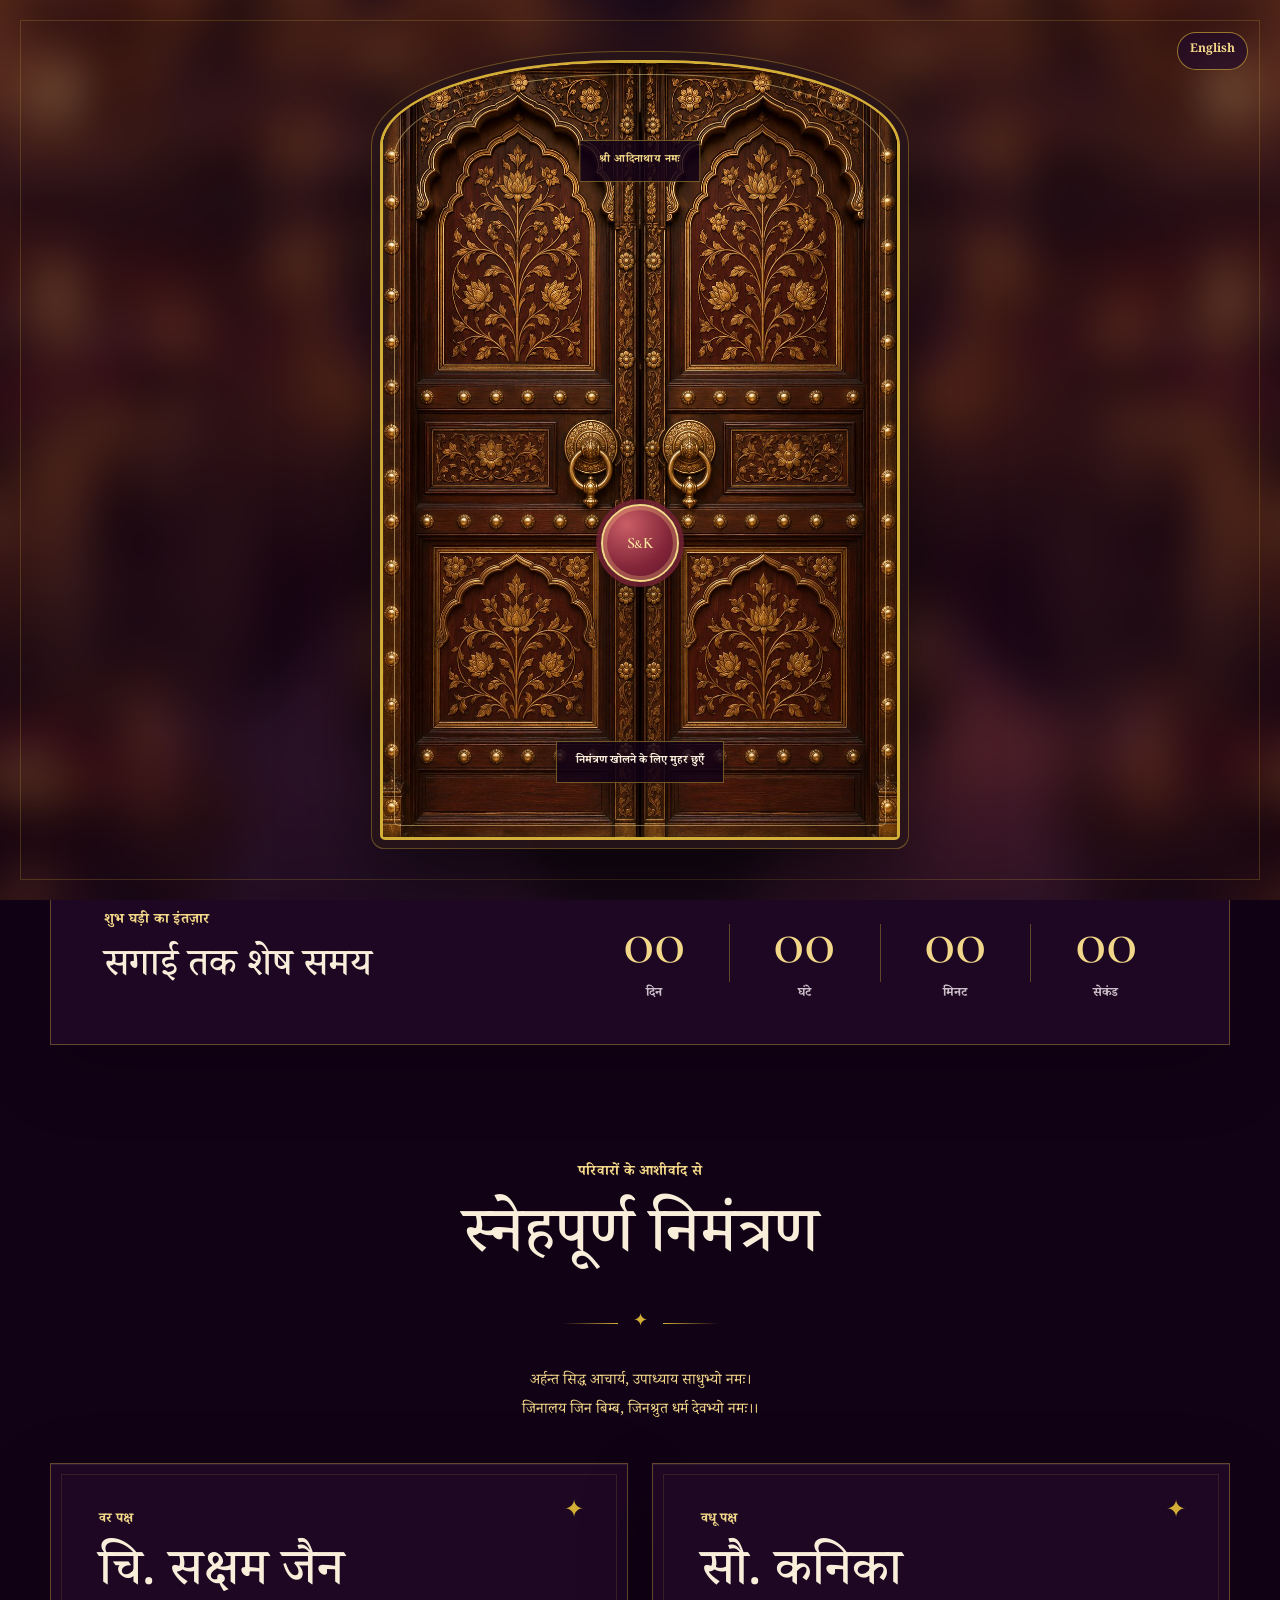
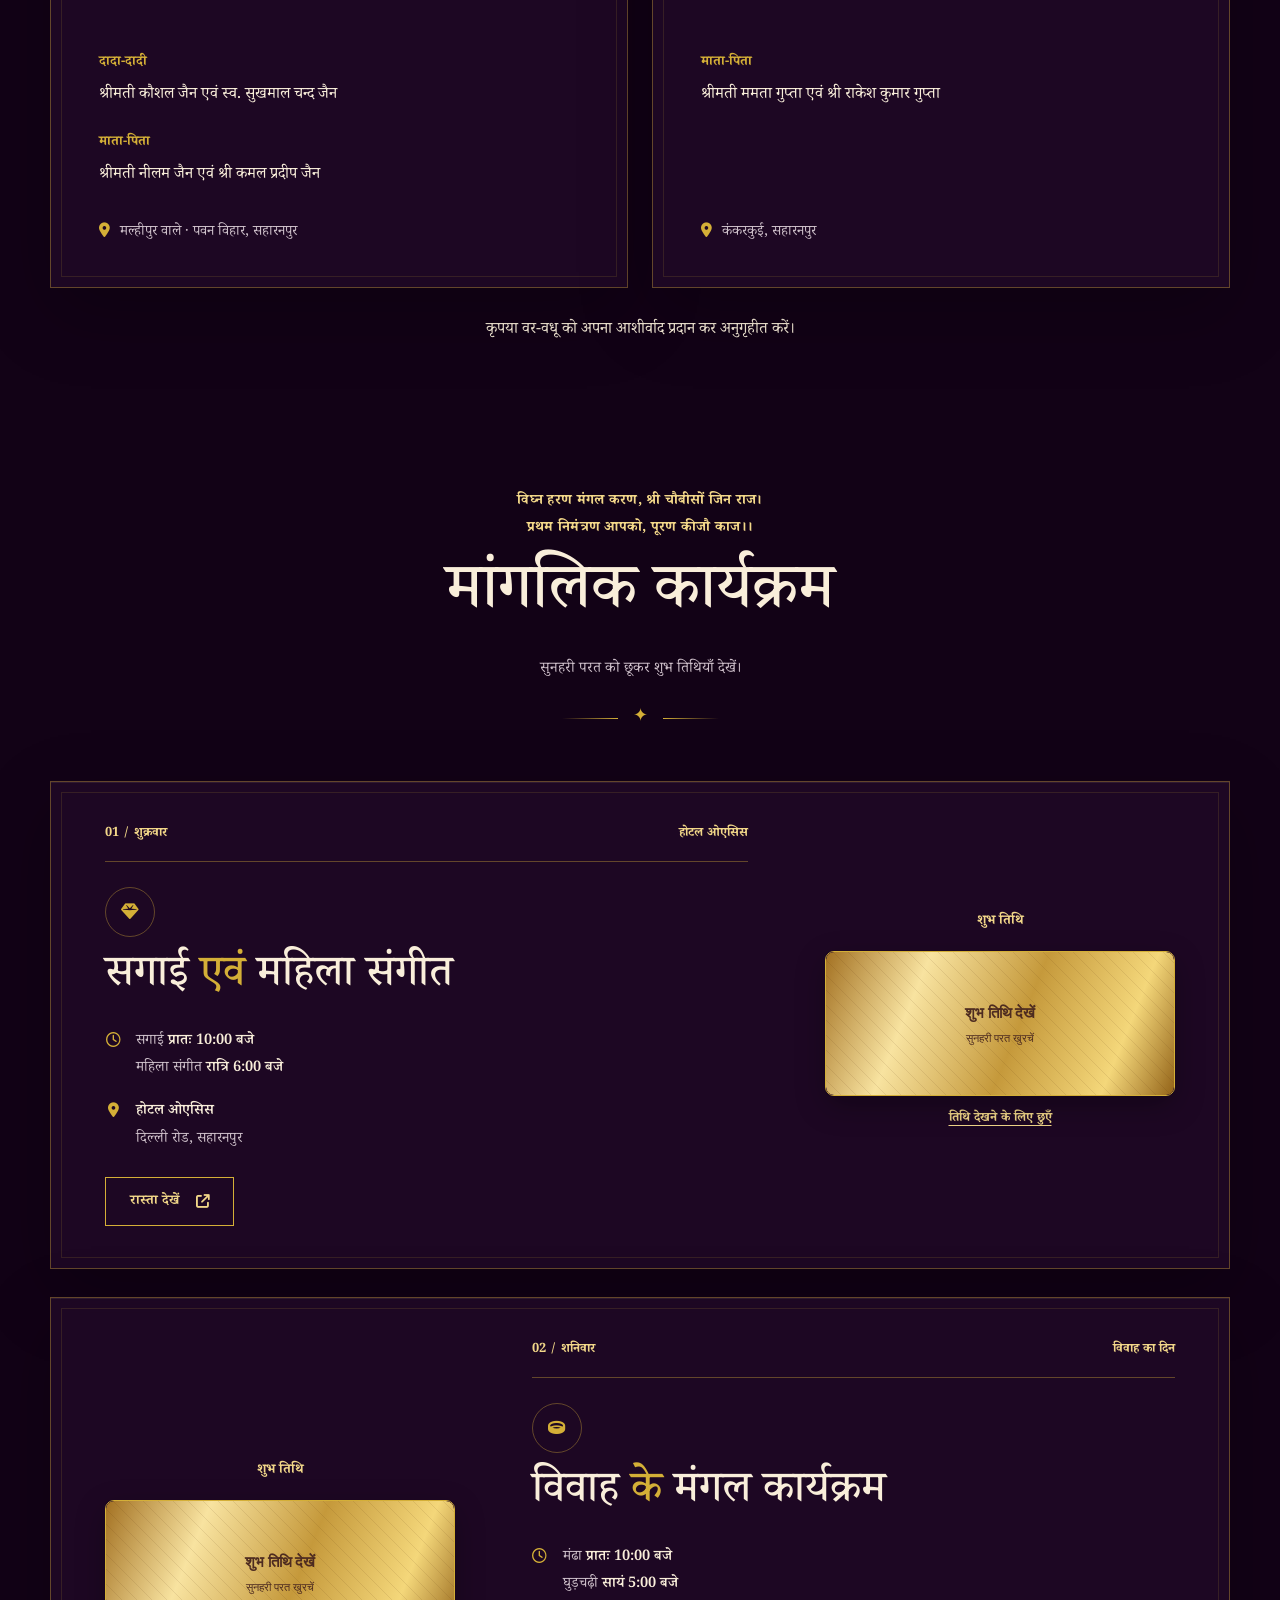
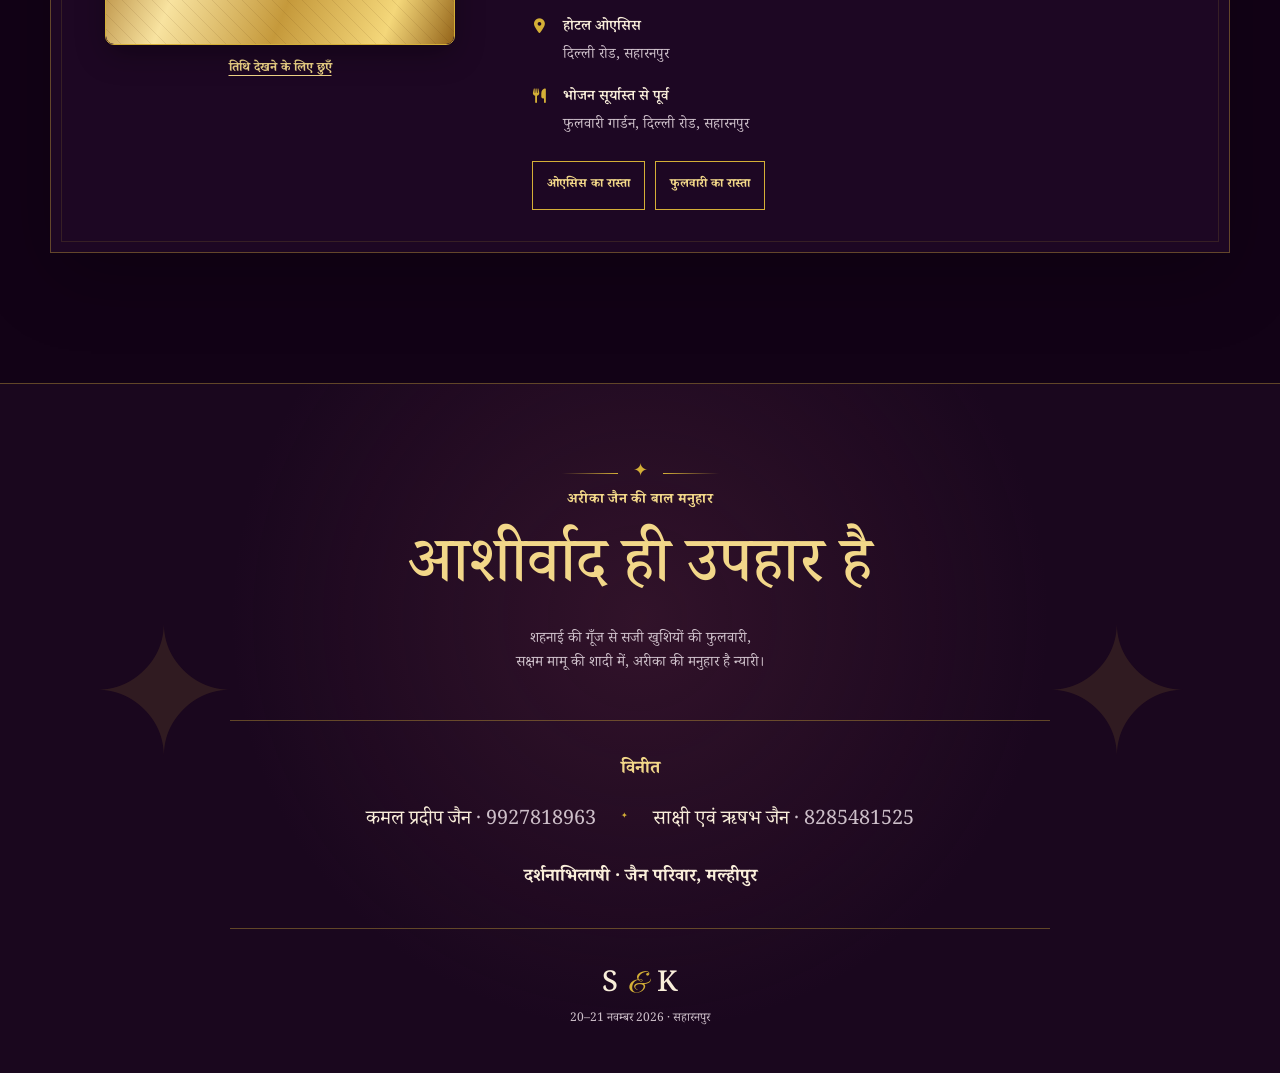
<file: index.html>
<!doctype html>
<html lang="hi">
  <head>
    <meta charset="UTF-8" />
    <meta name="viewport" content="width=device-width, initial-scale=1" />
    <meta name="theme-color" content="#120216" />
    <meta
      name="description"
      content="सक्षम एवं कनिका के शुभ विवाह का डिजिटल निमंत्रण और 20–21 नवम्बर 2026 के कार्यक्रम।"
    />
    <title>सक्षम एवं कनिका | विवाह निमंत्रण</title>
    <link rel="preconnect" href="https://fonts.googleapis.com" />
    <link rel="preconnect" href="https://fonts.gstatic.com" crossorigin />
    <link rel="stylesheet" href="https://fonts.googleapis.com/css2?family=Cormorant+Garamond:wght@400;500;600&family=DM+Sans:wght@400;500;600;700&family=Great+Vibes&family=Noto+Serif+Devanagari:wght@400;500;600;700&display=swap" />
    <link rel="stylesheet" href="style.css?v=20261027-hero-reveal" />
    <noscript>
      <style>
        body { overflow: auto !important; }
        #invite-gate { display: none !important; }
      </style>
    </noscript>
  </head>
  <body class="is-locked">
    <div class="invite-gate" id="invite-gate" aria-label="विवाह निमंत्रण खोलें">
      <button class="language-toggle language-toggle--gate" type="button" lang="en" aria-label="Switch to English">English</button>
      <div class="gate-inner">
        <p class="gate-kicker" lang="hi">श्री आदिनाथाय नमः</p>
        <div class="gate-reveal" aria-hidden="true"></div>
        <div class="gate-doors" aria-hidden="true">
          <div class="gate-door gate-door--left"></div>
          <div class="gate-door gate-door--right"></div>
        </div>
        <button class="wax-seal" id="open-invitation" type="button" aria-controls="invitation">
          <span class="wax-seal__monogram" aria-hidden="true">S<span>&amp;</span>K</span>
          <span class="sr-only">निमंत्रण खोलें</span>
        </button>
        <p class="gate-prompt">निमंत्रण खोलने के लिए मुहर छुएँ</p>
      </div>
    </div>

    <main id="invitation">
      <header class="site-header">
        <a class="brand" href="#top" aria-label="सक्षम और कनिका, ऊपर जाएँ">S <span>&amp;</span> K</a>
        <nav class="site-nav" aria-label="मुख्य नेविगेशन">
          <a href="#families">परिवार</a>
          <a href="#celebrations">कार्यक्रम</a>
        </nav>
        <button class="language-toggle" type="button" lang="en" aria-label="Switch to English">English</button>
      </header>

      <section class="hero" id="top" aria-labelledby="couple-name">
        <div class="hero__ornament hero__ornament--left" aria-hidden="true">✦</div>
        <div class="hero__ornament hero__ornament--right" aria-hidden="true">✦</div>
        <div class="hero__content">
          <p class="invocation" lang="hi">श्री आदिनाथाय नमः</p>
          <div class="flourish" aria-hidden="true"><span></span>✦<span></span></div>
          <p class="hero__eyebrow">आदिनाथ प्रभु की असीम कृपा से</p>
          <h1 id="couple-name"><span class="hero__name">सक्षम</span><span class="hero__ampersand">&amp;</span><span class="hero__name">कनिका</span></h1>
          <p class="hero__message">के शुभ विवाह के उपलक्ष्य में आपको सादर आमंत्रित करते हैं। आपकी गरिमामयी उपस्थिति और आशीर्वाद की अभिलाषा है।</p>
          <a class="button button--gold" href="#celebrations">मांगलिक कार्यक्रम देखें <i class="fa-solid fa-arrow-down" aria-hidden="true"></i></a>
        </div>
        <div class="hero__scroll-cue" aria-hidden="true"><span></span> नीचे देखें</div>
      </section>

      <section class="countdown-section section-shell" aria-labelledby="countdown-title">
        <div class="countdown-panel frosted-panel">
          <div class="countdown-panel__intro">
            <p class="section-kicker">शुभ घड़ी का इंतज़ार</p>
            <h2 id="countdown-title">सगाई तक शेष समय</h2>
          </div>
          <div class="countdown" role="timer" aria-label="सगाई तक शेष समय">
            <div class="countdown__unit"><strong id="days">00</strong><span>दिन</span></div>
            <div class="countdown__unit"><strong id="hours">00</strong><span>घंटे</span></div>
            <div class="countdown__unit"><strong id="minutes">00</strong><span>मिनट</span></div>
            <div class="countdown__unit"><strong id="seconds">00</strong><span>सेकंड</span></div>
          </div>
          <p class="sr-only" id="countdown-announcement" aria-live="polite"></p>
        </div>
      </section>

      <section class="families section-shell" id="families" aria-labelledby="families-title">
        <div class="section-heading">
          <p class="section-kicker">परिवारों के आशीर्वाद से</p>
          <h2 id="families-title">स्नेहपूर्ण निमंत्रण</h2>
          <div class="flourish" aria-hidden="true"><span></span>✦<span></span></div>
        </div>
        <p class="family-verse" lang="hi">अर्हन्त सिद्ध आचार्य, उपाध्याय साधुभ्यो नमः।<br />जिनालय जिन बिम्ब, जिनश्रुत धर्म देवभ्यो नमः।।</p>
        <div class="family-grid">
          <article class="family-card frosted-panel">
            <div class="family-card__symbol" aria-hidden="true">✦</div>
            <p class="family-card__label">वर पक्ष</p>
            <h3>चि. सक्षम जैन</h3>
            <div class="family-card__detail">
              <span>दादा-दादी</span>
              <p>श्रीमती कौशल जैन एवं स्व. सुखमाल चन्द जैन</p>
            </div>
            <div class="family-card__detail">
              <span>माता-पिता</span>
              <p>श्रीमती नीलम जैन एवं श्री कमल प्रदीप जैन</p>
            </div>
            <p class="family-card__address"><i class="fa-solid fa-location-dot" aria-hidden="true"></i> मल्हीपुर वाले · पवन विहार, सहारनपुर</p>
          </article>
          <article class="family-card frosted-panel">
            <div class="family-card__symbol" aria-hidden="true">✦</div>
            <p class="family-card__label">वधू पक्ष</p>
            <h3>सौ. कनिका</h3>
            <div class="family-card__detail">
              <span>माता-पिता</span>
              <p>श्रीमती ममता गुप्ता एवं श्री राकेश कुमार गुप्ता</p>
            </div>
            <p class="family-card__address"><i class="fa-solid fa-location-dot" aria-hidden="true"></i> कंकरकुई, सहारनपुर</p>
          </article>
        </div>
        <p class="family-invitation">कृपया वर-वधू को अपना आशीर्वाद प्रदान कर अनुगृहीत करें।</p>
      </section>

      <section class="celebrations section-shell" id="celebrations" aria-labelledby="celebrations-title">
        <div class="section-heading">
          <p class="section-kicker" lang="hi">विघ्न हरण मंगल करण, श्री चौबीसों जिन राज।<br />प्रथम निमंत्रण आपको, पूरण कीजौ काज।।</p>
          <h2 id="celebrations-title">मांगलिक कार्यक्रम</h2>
          <p>सुनहरी परत को छूकर शुभ तिथियाँ देखें।</p>
          <div class="flourish" aria-hidden="true"><span></span>✦<span></span></div>
        </div>
        <div class="itinerary">
          <article class="event-card frosted-panel">
            <div class="event-card__topline"><span>01 / शुक्रवार</span><span>होटल ओएसिस</span></div>
            <div class="event-card__icon" aria-hidden="true"><i class="fa-solid fa-gem"></i></div>
            <h3>सगाई <span>एवं</span> महिला संगीत</h3>
            <div class="scratch-date" data-scratch-date>
              <div class="scratch-date__surface">
                <div class="scratch-date__answer" aria-label="शुक्रवार, 20 नवम्बर 2026">
                  <strong>20</strong><span>नवम्बर<br />2026</span>
                </div>
                <canvas class="scratch-date__canvas" role="button" tabindex="0" aria-label="20 नवम्बर की तिथि देखने के लिए खुरचें या एंटर दबाएँ"></canvas>
              </div>
              <button class="scratch-date__shortcut" type="button">तिथि देखने के लिए छुएँ</button>
            </div>
            <div class="event-card__meta">
              <p><i class="fa-regular fa-clock" aria-hidden="true"></i><span>सगाई <strong>प्रातः 10:00 बजे</strong><br />महिला संगीत <strong>रात्रि 6:00 बजे</strong></span></p>
              <p><i class="fa-solid fa-location-dot" aria-hidden="true"></i><span><strong>होटल ओएसिस</strong><br />दिल्ली रोड, सहारनपुर</span></p>
            </div>
            <a class="button button--outline" href="https://maps.app.goo.gl/59yho4oXMvFEP2h67" target="_blank" rel="noopener noreferrer" aria-label="होटल ओएसिस का रास्ता नई टैब में देखें">रास्ता देखें <i class="fa-solid fa-arrow-up-right-from-square" aria-hidden="true"></i></a>
          </article>
          <article class="event-card frosted-panel">
            <div class="event-card__topline"><span>02 / शनिवार</span><span>विवाह का दिन</span></div>
            <div class="event-card__icon" aria-hidden="true"><i class="fa-solid fa-ring"></i></div>
            <h3>विवाह <span>के</span> मंगल कार्यक्रम</h3>
            <div class="scratch-date" data-scratch-date>
              <div class="scratch-date__surface">
                <div class="scratch-date__answer" aria-label="शनिवार, 21 नवम्बर 2026">
                  <strong>21</strong><span>नवम्बर<br />2026</span>
                </div>
                <canvas class="scratch-date__canvas" role="button" tabindex="0" aria-label="21 नवम्बर की तिथि देखने के लिए खुरचें या एंटर दबाएँ"></canvas>
              </div>
              <button class="scratch-date__shortcut" type="button">तिथि देखने के लिए छुएँ</button>
            </div>
            <div class="event-card__meta">
              <p><i class="fa-regular fa-clock" aria-hidden="true"></i><span>मंढा <strong>प्रातः 10:00 बजे</strong><br />घुड़चढ़ी <strong>सायं 5:00 बजे</strong></span></p>
              <p><i class="fa-solid fa-location-dot" aria-hidden="true"></i><span><strong>होटल ओएसिस</strong><br />दिल्ली रोड, सहारनपुर</span></p>
              <p><i class="fa-solid fa-utensils" aria-hidden="true"></i><span><strong>भोजन सूर्यास्त से पूर्व</strong><br />फुलवारी गार्डन, दिल्ली रोड, सहारनपुर</span></p>
            </div>
            <div class="event-card__actions">
              <a class="button button--outline" href="https://maps.app.goo.gl/59yho4oXMvFEP2h67" target="_blank" rel="noopener noreferrer" aria-label="होटल ओएसिस का रास्ता नई टैब में देखें">ओएसिस का रास्ता</a>
              <a class="button button--outline" href="https://maps.app.goo.gl/JwhNiWKZuV4RtiJP8" target="_blank" rel="noopener noreferrer" aria-label="फुलवारी गार्डन का रास्ता नई टैब में देखें">फुलवारी का रास्ता</a>
            </div>
          </article>
        </div>
      </section>

      <footer class="site-footer" aria-labelledby="footer-title">
        <div class="site-footer__inner section-shell">
          <div class="flourish" aria-hidden="true"><span></span>✦<span></span></div>
          <p class="section-kicker">अरीका जैन की बाल मनुहार</p>
          <h2 id="footer-title">आशीर्वाद ही उपहार है</h2>
          <p class="site-footer__message">शहनाई की गूँज से सजी खुशियों की फुलवारी,<br />सक्षम मामू की शादी में, अरीका की मनुहार है न्यारी।</p>
          <div class="well-wishers">
            <p>विनीत</p>
            <ul>
              <li><a href="tel:+919927818963">कमल प्रदीप जैन <span>9927818963</span></a></li>
              <li><a href="tel:+918285481525">साक्षी एवं ऋषभ जैन <span>8285481525</span></a></li>
            </ul>
            <p class="well-wishers__regards">दर्शनाभिलाषी · जैन परिवार, मल्हीपुर</p>
          </div>
          <p class="site-footer__monogram" aria-label="सक्षम और कनिका">S <span>&amp;</span> K</p>
          <p class="site-footer__copyright">20–21 नवम्बर 2026 · सहारनपुर</p>
        </div>
      </footer>
    </main>

    <audio id="background-music" src="assets/rhtdm-rain-theme.mp3" preload="none" loop></audio>
    <button class="music-toggle" id="music-toggle" type="button" aria-label="संगीत चलाएँ" aria-pressed="false" hidden>
      <i class="fa-solid fa-volume-xmark" aria-hidden="true"></i>
      <span>संगीत बंद</span>
    </button>

    <script src="app.js?v=20261027-hero-reveal"></script>
    <script src="https://cdnjs.cloudflare.com/ajax/libs/gsap/3.12.5/gsap.min.js" async></script>
    <link rel="stylesheet" href="https://cdnjs.cloudflare.com/ajax/libs/font-awesome/6.5.2/css/all.min.css" />
  </body>
</html>
</file>
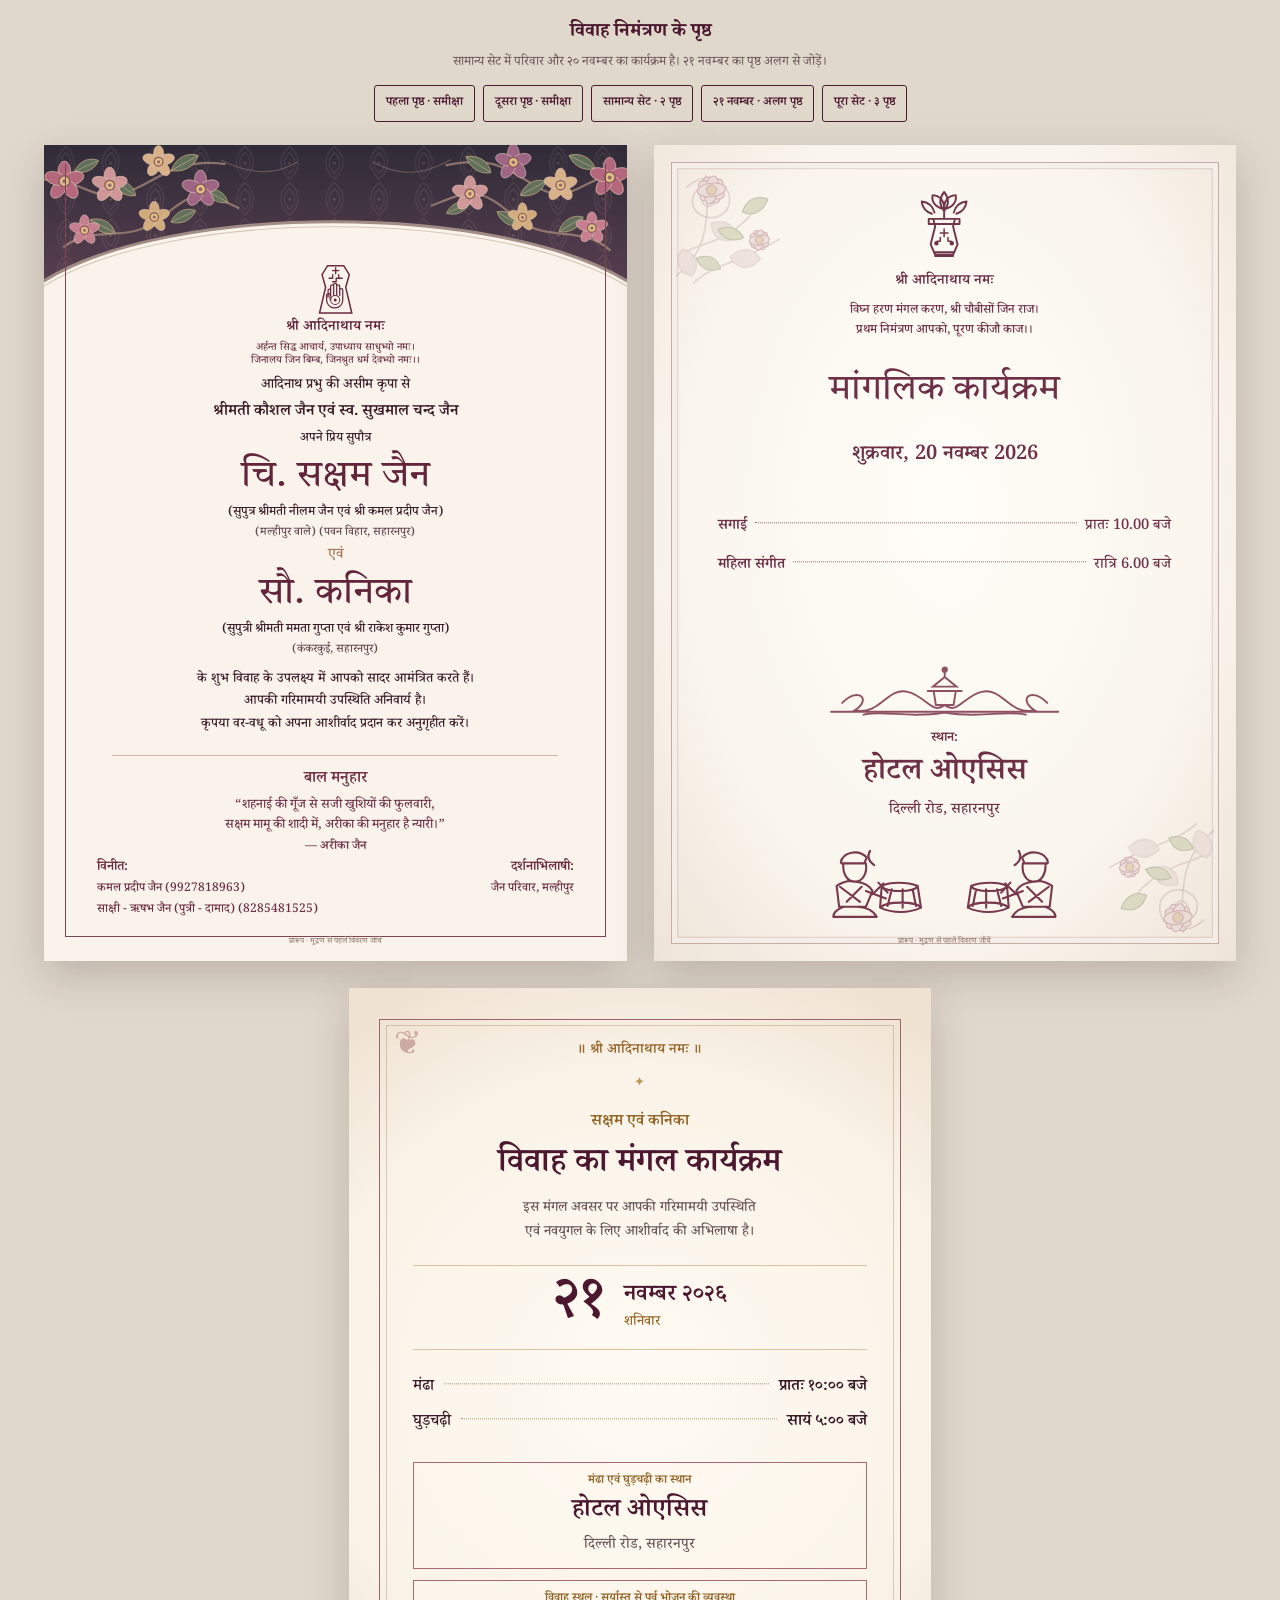
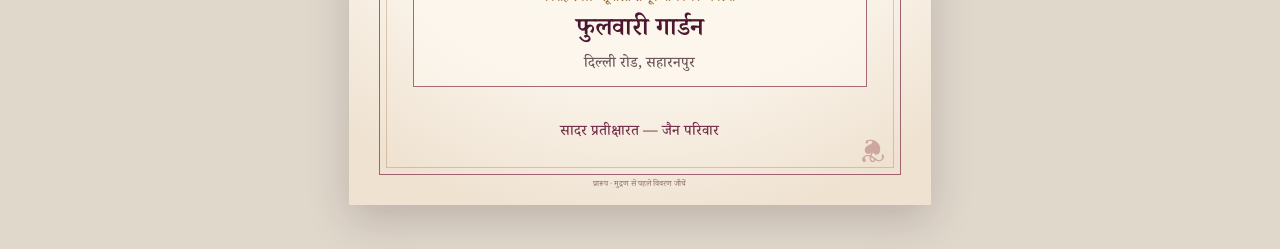
<file: print-card/index.html>
<!doctype html>
<html lang="hi">
  <head>
    <meta charset="UTF-8" />
    <meta name="viewport" content="width=device-width, initial-scale=1" />
    <title>सक्षम एवं कनिका — मुद्रित निमंत्रण प्रारूप</title>
    <link rel="preconnect" href="https://fonts.googleapis.com" />
    <link rel="preconnect" href="https://fonts.gstatic.com" crossorigin />
    <link href="https://fonts.googleapis.com/css2?family=Noto+Serif+Devanagari:wght@400;500;600;700&amp;family=Tiro+Devanagari+Hindi&amp;display=swap" rel="stylesheet" />
    <link rel="stylesheet" href="style.css" />
    <script>document.documentElement.dataset.set = new URLSearchParams(location.search).get("set") || "all";</script>
  </head>
  <body>
    <div class="screen-note">
      <strong>विवाह निमंत्रण के पृष्ठ</strong>
      <span>सामान्य सेट में परिवार और २० नवम्बर का कार्यक्रम है। २१ नवम्बर का पृष्ठ अलग से जोड़ें।</span>
      <nav aria-label="पीडीएफ प्रारूप">
        <a href="page-1-proof.pdf">पहला पृष्ठ · समीक्षा</a>
        <a href="page-2-proof.pdf">दूसरा पृष्ठ · समीक्षा</a>
        <a href="proof.pdf">सामान्य सेट · २ पृष्ठ</a>
        <a href="wedding-insert.pdf">२१ नवम्बर · अलग पृष्ठ</a>
        <a href="selected-proof.pdf">पूरा सेट · ३ पृष्ठ</a>
      </nav>
    </div>

    <main class="proofs" aria-label="सक्षम और कनिका के मुद्रित निमंत्रण का प्रारूप">
      <section class="sheet sheet--family" aria-label="परिवार परिचय पृष्ठ">
        <div class="family-floral-header" aria-hidden="true"></div>
        <div class="family-photo-frame" aria-hidden="true"></div>
        <div class="family-content">
          <svg class="family-jain-symbol" viewBox="0 0 90 108" role="img" aria-label="जैन अहिंसा प्रतीक">
            <path d="M29 5H61L72 23L65 48L77 99H13L25 48L18 23Z" fill="none" stroke="currentColor" stroke-width="3"/>
            <path d="M39 15h12m-6-6v12m-6 2v7h-7m19-7v7h7m-12 0v7h-7m7-7h7" fill="none" stroke="currentColor" stroke-width="2.7" stroke-linecap="round" stroke-linejoin="round"/>
            <path d="M30 67V54c0-3 5-3 5 0v10-18c0-4 6-4 6 0v17-20c0-4 6-4 6 0v20-17c0-4 6-4 6 0v18-11c0-3 6-3 6 0v20c0 9-6 16-16 16-9 0-16-7-16-16v-9c0-5 7-5 7 0v8" fill="none" stroke="currentColor" stroke-width="2.5" stroke-linecap="round" stroke-linejoin="round"/>
            <circle cx="44" cy="73" r="9" fill="none" stroke="currentColor" stroke-width="2"/>
            <circle cx="44" cy="73" r="3" fill="currentColor"/>
          </svg>
          <p class="family-invocation">श्री आदिनाथाय नमः</p>
          <p class="family-prayer">अर्हन्त सिद्ध आचार्य, उपाध्याय साधुभ्यो नमः।<br />जिनालय जिन बिम्ब, जिनश्रुत धर्म देवभ्यो नमः।।</p>
          <p class="family-grace">आदिनाथ प्रभु की असीम कृपा से</p>
          <p class="family-elders">श्रीमती कौशल जैन एवं स्व. सुखमाल चन्द जैन</p>
          <p class="family-small">अपने प्रिय सुपौत्र</p>
          <h2>चि. सक्षम जैन</h2>
          <p class="family-relation">(सुपुत्र श्रीमती नीलम जैन एवं श्री कमल प्रदीप जैन)</p>
          <p class="family-address"><span>(मल्हीपुर वाले)</span> <span>(पवन विहार, सहारनपुर)</span></p>
          <p class="family-and">एवं</p>
          <h2>सौ. कनिका</h2>
          <p class="family-relation">(सुपुत्री श्रीमती ममता गुप्ता एवं श्री राकेश कुमार गुप्ता)</p>
          <p class="family-address">(कंकरकुई, सहारनपुर)</p>

          <div class="family-invitation">
            <p>के शुभ विवाह के उपलक्ष्य में आपको सादर आमंत्रित करते हैं।</p>
            <p>आपकी गरिमामयी उपस्थिति अनिवार्य है।</p>
            <p>कृपया वर-वधू को अपना आशीर्वाद प्रदान कर अनुगृहीत करें।</p>
          </div>
          <div class="family-manuhar">
            <h3>बाल मनुहार</h3>
            <blockquote>“शहनाई की गूँज से सजी खुशियों की फुलवारी,<br />सक्षम मामू की शादी में, अरीका की मनुहार है न्यारी।”</blockquote>
            <p>— अरीका जैन</p>
          </div>
          <div class="family-footer">
            <div>
              <h3>विनीत:</h3>
              <p>कमल प्रदीप जैन (9927818963)</p>
              <p>साक्षी - ऋषभ जैन (पुत्री - दामाद) (8285481525)</p>
            </div>
            <div>
              <h3>दर्शनाभिलाषी:</h3>
              <p>जैन परिवार, मल्हीपुर</p>
            </div>
          </div>
        </div>
        <p class="proof-mark">प्रारूप · मुद्रण से पहले विवरण जाँचें</p>
      </section>

      <section class="sheet sheet--programme sheet--sagai" aria-label="२० नवम्बर का सगाई और महिला संगीत कार्यक्रम">
        <div class="sagai-paper-border" aria-hidden="true"></div>
        <div class="sagai-corner sagai-corner--tl" aria-hidden="true"></div>
        <div class="sagai-corner sagai-corner--br" aria-hidden="true"></div>
        <div class="sagai-content">
          <svg class="sagai-kalash" viewBox="0 0 100 112" aria-hidden="true">
            <g fill="none" stroke="currentColor" stroke-width="3" stroke-linecap="round" stroke-linejoin="round">
              <path d="M33 45h34l-3 12 7 28-7 16H36l-7-16 7-28-3-12Zm-7 0h48v8H26zM34 97h32M36 103h28"/>
              <path d="M50 44V20M50 30C36 27 30 18 32 8c11 1 18 8 18 22Zm0 0C64 27 70 18 68 8c-11 1-18 8-18 22ZM50 33C42 23 43 12 50 3c7 9 8 20 0 30ZM31 37c-9-3-15-10-16-19 10 1 17 7 20 17M69 37c9-3 15-10 16-19-10 1-17 7-20 17"/>
              <path d="M44 67h12m-6-6v12m-6 1v6h-5m17-6v6h5" stroke-width="2.4"/>
              <circle cx="38" cy="83" r="2" fill="currentColor"/><circle cx="62" cy="83" r="2" fill="currentColor"/>
            </g>
          </svg>
          <p class="sagai-invocation">श्री आदिनाथाय नमः</p>
          <p class="sagai-verse">विघ्न हरण मंगल करण, श्री चौबीसों जिन राज।<br />प्रथम निमंत्रण आपको, पूरण कीजौ काज।।</p>
          <h2>मांगलिक कार्यक्रम</h2>
          <p class="sagai-date">शुक्रवार, 20 नवम्बर 2026</p>

          <div class="sagai-schedule" aria-label="20 नवम्बर का कार्यक्रम">
            <div class="sagai-schedule-row"><strong>सगाई</strong><i aria-hidden="true"></i><span>प्रातः 10.00 बजे</span></div>
            <div class="sagai-schedule-row"><strong>महिला संगीत</strong><i aria-hidden="true"></i><span>रात्रि 6.00 बजे</span></div>
          </div>

          <div class="sagai-venue">
            <svg class="sagai-venue-ornament" viewBox="0 0 330 82" aria-hidden="true">
              <g fill="none" stroke="currentColor" stroke-width="2.6" stroke-linecap="round">
                <path d="M11 62h308M26 50c23-23 40-4 17 10 36 7 43-32 72-25 25 6 33 32 50 18 17 14 25-12 50-18 29-7 36 32 72 25-23-14-6-33 17-10"/>
                <path d="M55 66c30-7 60 6 110-3 50 9 80-4 110 3M150 34h30l-3 19h-24l-3-19Zm-8 0h46M149 28h32l-16-13-16 13ZM165 14V5"/>
                <circle cx="165" cy="5" r="3" fill="currentColor"/>
              </g>
            </svg>
            <p>स्थान:</p>
            <h3>होटल ओएसिस</h3>
            <address>दिल्ली रोड, सहारनपुर</address>
          </div>

          <svg class="sagai-musicians" viewBox="0 0 300 95" aria-hidden="true">
            <defs>
              <g id="sagai-drummer" fill="none" stroke="currentColor" stroke-width="2.5" stroke-linecap="round" stroke-linejoin="round">
                <path d="M14 25c2-12 21-17 31-6l-3 7H15l-1-1Zm3 1c-1 13 5 22 14 22 9 0 15-10 13-22M9 53c9-6 16-7 23-5 10 1 16 4 20 11l-8 19H12L9 53Z"/>
                <path d="M17 78C10 81 5 85 5 90h52c-5-9-13-11-22-12M13 54l24 18m2-18L21 72M44 59l24 9m-9-19 11 12"/>
                <path d="M63 53c10-5 30-5 43 0l4 26c-15 7-34 7-49 0l2-26Zm0 0c4 8 39 8 43 0M62 79c5-8 42-8 48 0M75 57l-5 20m18-20v22m12-22 4 20"/>
                <path d="M49 11c-4 7-1 13 5 17M52 63l13-13"/>
              </g>
            </defs>
            <use href="#sagai-drummer" x="12" y="2"/>
            <use href="#sagai-drummer" transform="translate(288 2) scale(-1 1)"/>
          </svg>
        </div>
        <p class="proof-mark">प्रारूप · मुद्रण से पहले विवरण जाँचें</p>
      </section>

      <section class="sheet sheet--programme sheet--wedding" aria-label="२१ नवम्बर का अलग विवाह कार्यक्रम पृष्ठ">
        <div class="light-frame" aria-hidden="true"></div>
        <div class="light-corner light-corner--tl" aria-hidden="true">❦</div>
        <div class="light-corner light-corner--br" aria-hidden="true">❦</div>
        <div class="programme-content">
          <p class="inside-invocation">॥ श्री आदिनाथाय नमः ॥</p>
          <div class="inside-ornament" aria-hidden="true">✦</div>
          <p class="programme-kicker">सक्षम एवं कनिका</p>
          <h2>विवाह का मंगल कार्यक्रम</h2>
          <p class="programme-intro">इस मंगल अवसर पर आपकी गरिमामयी उपस्थिति<br />एवं नवयुगल के लिए आशीर्वाद की अभिलाषा है।</p>

          <div class="date-panel">
            <strong>२१</strong>
            <div><span>नवम्बर २०२६</span><small>शनिवार</small></div>
          </div>

          <div class="programme-schedule" aria-label="२१ नवम्बर का समय">
            <div class="schedule-row"><span>मंढा</span><i aria-hidden="true"></i><strong>प्रातः १०:०० बजे</strong></div>
            <div class="schedule-row"><span>घुड़चढ़ी</span><i aria-hidden="true"></i><strong>सायं ५:०० बजे</strong></div>
          </div>

          <div class="venue-panel">
            <p>मंढा एवं घुड़चढ़ी का स्थान</p>
            <h3>होटल ओएसिस</h3>
            <address>दिल्ली रोड, सहारनपुर</address>
          </div>
          <div class="venue-panel venue-panel--dinner">
            <p>विवाह स्थल · सूर्यास्त से पूर्व भोजन की व्यवस्था</p>
            <h3>फुलवारी गार्डन</h3>
            <address>दिल्ली रोड, सहारनपुर</address>
          </div>
          <p class="programme-closing">सादर प्रतीक्षारत — जैन परिवार</p>
        </div>
        <p class="proof-mark">प्रारूप · मुद्रण से पहले विवरण जाँचें</p>
      </section>
    </main>
  </body>
</html>
</file>
<file: style.css>
:root {
  --background: #120216;
  --card: rgba(34, 10, 41, 0.75);
  --gold: #d4af37;
  --gold-light: #f2d789;
  --cream: #f9eeda;
  --muted: #cdbfc9;
  --line: rgba(212, 175, 55, 0.38);
  --font-display: "Noto Serif Devanagari", Georgia, serif;
  --font-body: "Noto Serif Devanagari", "DM Sans", Arial, sans-serif;
  --font-script: "Great Vibes", "Brush Script MT", cursive;
}

*,
*::before,
*::after { box-sizing: border-box; }

html { scroll-behavior: smooth; }

body {
  margin: 0;
  overflow-x: hidden;
  background:
    linear-gradient(rgba(18, 2, 22, 0.82), rgba(18, 2, 22, 0.89)),
    url("assets/palace-courtyard.jpg") center / cover fixed,
    var(--background);
  color: var(--cream);
  font-family: var(--font-body);
  line-height: 1.6;
  -webkit-font-smoothing: antialiased;
}

body.is-locked { overflow: hidden; }

a { color: inherit; }
button { font: inherit; }
button, a { -webkit-tap-highlight-color: transparent; }
:focus-visible { outline: 2px solid var(--gold-light); outline-offset: 5px; }
#couple-name:focus { outline: none; }
::selection { background: var(--gold); color: var(--background); }

.sr-only {
  position: absolute;
  width: 1px;
  height: 1px;
  padding: 0;
  margin: -1px;
  overflow: hidden;
  clip: rect(0, 0, 0, 0);
  white-space: nowrap;
  border: 0;
}

.section-shell { width: min(1180px, calc(100% - 48px)); margin-inline: auto; }
.frosted-panel {
  border: 1px solid var(--line);
  background: var(--card);
  box-shadow: 0 25px 70px rgba(0, 0, 0, 0.22), inset 0 1px rgba(255, 239, 191, 0.08);
  backdrop-filter: blur(18px);
  -webkit-backdrop-filter: blur(18px);
}

.invite-gate {
  position: fixed;
  z-index: 100;
  inset: 0;
  display: grid;
  place-items: center;
  min-height: 100svh;
  padding: 20px;
  overflow: hidden;
  background: #120216;
}

.invite-gate::before {
  content: "";
  position: absolute;
  inset: -35px;
  background: linear-gradient(rgba(18, 2, 22, 0.5), rgba(18, 2, 22, 0.65)), url("assets/palace-courtyard.jpg") center / cover no-repeat;
  filter: blur(22px);
  transform: scale(1.08);
}

.invite-gate::after {
  content: "";
  position: absolute;
  inset: 20px;
  pointer-events: none;
  border: 1px solid rgba(212, 175, 55, 0.22);
}

.invite-gate[hidden] { display: none; }
.gate-inner {
  position: relative;
  z-index: 1;
  width: min(520px, calc(100vw - 52px));
  height: min(780px, calc(100svh - 48px));
  overflow: hidden;
  border: 3px solid var(--gold);
  border-radius: 46% 46% 5px 5px / 11% 11% 5px 5px;
  box-shadow: 0 0 0 8px rgba(18, 2, 22, 0.75), 0 0 0 9px var(--line), 0 35px 90px rgba(0, 0, 0, 0.65);
  text-align: center;
  perspective: 1500px;
}

.gate-inner::after {
  content: "";
  position: absolute;
  z-index: 6;
  inset: 11px;
  pointer-events: none;
  border: 1px solid rgba(242, 215, 137, 0.5);
  border-radius: inherit;
}

.gate-kicker, .gate-prompt {
  position: absolute;
  z-index: 7;
  left: 50%;
  width: max-content;
  max-width: calc(100% - 34px);
  margin: 0;
  padding: 11px 19px;
  border: 1px solid rgba(212, 175, 55, 0.48);
  background: rgba(18, 2, 22, 0.82);
  color: var(--gold-light);
  font-size: 0.68rem;
  font-weight: 700;
  letter-spacing: 0.04em;
  text-transform: uppercase;
  transform: translateX(-50%);
}

.gate-kicker { top: 10%; }
.gate-prompt { bottom: 7%; color: var(--cream); font-size: 0.7rem; letter-spacing: 0; }
.gate-reveal { position: absolute; z-index: 1; inset: 0; background: linear-gradient(rgba(18, 2, 22, 0.26), rgba(18, 2, 22, 0.55)), url("assets/palace-courtyard.jpg") center 27% / cover no-repeat; transform: scale(1.18); }
.gate-doors { position: absolute; z-index: 3; inset: 0; display: flex; perspective: 1500px; }
.gate-door { width: 50%; height: 100%; background-image: url("assets/palace-doors.jpg"); background-repeat: no-repeat; background-size: 200% 100%; backface-visibility: hidden; will-change: transform; }
.gate-door--left { background-position: left center; transform-origin: left center; box-shadow: inset -7px 0 14px rgba(0, 0, 0, 0.4); }
.gate-door--right { background-position: right center; transform-origin: right center; box-shadow: inset 7px 0 14px rgba(0, 0, 0, 0.4); }

.wax-seal {
  position: absolute;
  z-index: 8;
  top: 62%;
  left: 50%;
  display: grid;
  place-items: center;
  width: 78px;
  aspect-ratio: 1;
  padding: 0;
  border: 2px solid #f2d789;
  border-radius: 50%;
  background: radial-gradient(circle at 32% 25%, #c95e65, #812438 60%, #5e152c 100%);
  color: #ffe9a0;
  box-shadow: 0 0 0 5px rgba(116, 35, 53, 0.85), 0 9px 20px rgba(0, 0, 0, 0.4), inset 0 0 0 4px rgba(255, 207, 135, 0.28);
  cursor: pointer;
  transform: translate(-50%, -50%);
  transition: box-shadow 250ms ease, filter 250ms ease;
}

.wax-seal:hover { filter: brightness(1.15); box-shadow: 0 0 0 5px rgba(116, 35, 53, 0.85), 0 0 30px rgba(212, 175, 55, 0.38), inset 0 0 0 4px rgba(255, 207, 135, 0.28); }
.wax-seal__monogram { font: 600 1rem/1 "Cormorant Garamond", Georgia, serif; letter-spacing: -0.1em; padding-right: 0.1em; }
.wax-seal__monogram span { font-size: 0.75em; letter-spacing: 0; }
.invite-gate.is-opening .gate-door--left { transform: rotateY(-112deg); transition: transform 1250ms cubic-bezier(.64, 0, .2, 1); }
.invite-gate.is-opening .gate-door--right { transform: rotateY(112deg); transition: transform 1250ms cubic-bezier(.64, 0, .2, 1); }
.invite-gate.is-opening .gate-reveal { transform: scale(1); transition: transform 1500ms ease; }
.invite-gate.is-opening .wax-seal { opacity: 0; transition: opacity 250ms ease; }
.invite-gate.is-leaving { opacity: 0; transform: translateY(-100%); transition: transform 850ms cubic-bezier(.7, 0, .25, 1), opacity 850ms ease; }

.site-header {
  position: absolute;
  z-index: 10;
  top: 0;
  left: 0;
  right: 0;
  display: flex;
  align-items: center;
  justify-content: space-between;
  gap: 24px;
  width: min(1320px, calc(100% - 72px));
  height: 94px;
  margin-inline: auto;
  border-bottom: 1px solid rgba(212, 175, 55, 0.18);
}

.brand { font: 600 1.7rem/1 "Cormorant Garamond", Georgia, serif; text-decoration: none; white-space: nowrap; }
.brand span, .site-footer__monogram span { margin-inline: 0.1em; color: var(--gold); font-family: var(--font-script); font-weight: 400; }
.site-nav { display: flex; align-items: center; gap: 32px; }
.site-nav a { color: var(--cream); font-size: 0.85rem; font-weight: 600; letter-spacing: 0; text-decoration: none; transition: color 200ms ease; }
.site-nav a:hover, .well-wishers a:hover { color: var(--gold-light); }
.language-toggle { flex: 0 0 auto; min-height: 38px; padding: 5px 12px; border: 1px solid rgba(212, 175, 55, 0.65); border-radius: 999px; background: rgba(34, 10, 41, 0.72); color: var(--gold-light); font: 700 0.75rem/1.2 var(--font-body); cursor: pointer; transition: background 200ms ease, color 200ms ease; }
.language-toggle:hover, .language-toggle:focus-visible { background: var(--gold); color: #1d0b1f; }
.language-toggle--gate { position: absolute; z-index: 10; top: 32px; right: 32px; }

.hero {
  position: relative;
  display: grid;
  place-items: center;
  min-height: min(920px, 100svh);
  padding: 150px 24px 120px;
  overflow: hidden;
  text-align: center;
  background:
    linear-gradient(180deg, rgba(18, 2, 22, 0.42) 0%, rgba(18, 2, 22, 0.67) 47%, rgba(18, 2, 22, 0.94) 100%),
    radial-gradient(ellipse 54% 60% at 50% 48%, rgba(18, 2, 22, 0.72), transparent 80%),
    url("assets/palace-courtyard.jpg") center 27% / cover no-repeat;
}

.hero::before,
.hero::after {
  content: "";
  position: absolute;
  inset: 113px 40px 37px;
  pointer-events: none;
  border: 1px solid rgba(212, 175, 55, 0.16);
}

.hero::after { inset: 122px 49px 46px; border-color: rgba(212, 175, 55, 0.07); }
.hero__content { position: relative; z-index: 1; width: min(100%, 1100px); }
.invocation { margin: 0; color: var(--gold-light); font: 500 clamp(1.2rem, 2.2vw, 1.6rem)/1.5 var(--font-display); }
.flourish { display: flex; align-items: center; justify-content: center; gap: 15px; color: var(--gold); font-size: 1.15rem; }
.flourish span { width: 56px; height: 1px; background: linear-gradient(90deg, transparent, var(--gold)); }
.flourish span:last-child { transform: rotate(180deg); }
.hero .flourish { margin: 18px auto 27px; }
.hero__eyebrow, .section-kicker { margin: 0; color: var(--gold-light); font-size: 0.9rem; font-weight: 700; letter-spacing: 0.02em; line-height: 1.9; }
.hero h1 { display: flex; align-items: baseline; justify-content: center; gap: clamp(0.7rem, 2vw, 1.7rem); margin: 13px 0 19px; font: 500 clamp(3.8rem, 7vw, 7rem)/1.35 var(--font-display); text-shadow: 0 8px 40px rgba(0, 0, 0, 0.25); }
.hero__name { white-space: nowrap; }
.hero h1 .hero__ampersand { color: var(--gold-light); font: 400 0.77em/1 var(--font-script); letter-spacing: 0; transform: translateY(0.08em); }
.hero__message { max-width: 590px; margin: 0 auto; color: var(--muted); font-size: clamp(0.91rem, 1.5vw, 1.05rem); line-height: 1.8; }
.hero__content > .button { margin-top: 34px; }
.hero__ornament { position: absolute; z-index: 1; top: 46%; color: rgba(212, 175, 55, 0.35); font-size: clamp(2rem, 5vw, 4.5rem); }
.hero__ornament--left { left: 7%; }
.hero__ornament--right { right: 7%; }
.hero__scroll-cue { position: absolute; bottom: 55px; display: flex; align-items: center; gap: 12px; color: var(--muted); font-size: 0.8rem; font-weight: 600; }
.hero__scroll-cue span { width: 25px; height: 1px; background: var(--gold); }

.button { display: inline-flex; align-items: center; justify-content: center; gap: 17px; min-height: 49px; padding: 11px 24px; border: 1px solid var(--gold); font-size: 0.84rem; font-weight: 700; line-height: 1.65; text-align: center; text-decoration: none; transition: background 220ms ease, color 220ms ease, transform 220ms ease, box-shadow 220ms ease; }
.button:hover { transform: translateY(-3px); box-shadow: 0 12px 28px rgba(0, 0, 0, 0.22); }
.button--gold { background: var(--gold); color: #1d0b1f; }
.button--gold:hover { background: var(--gold-light); }
.button--outline { background: transparent; color: var(--gold-light); }
.button--outline:hover { background: var(--gold); color: #1d0b1f; }

.countdown-section { position: relative; z-index: 2; margin-top: -31px; }
.countdown-panel { display: grid; grid-template-columns: minmax(250px, 1fr) minmax(450px, 1.35fr); align-items: center; gap: 40px; padding: 38px 53px; }
.countdown-panel__intro h2 { margin: 8px 0 9px; font: 500 clamp(2rem, 3vw, 2.7rem)/1.4 var(--font-display); }
.countdown { display: flex; align-items: stretch; justify-content: space-between; gap: 10px; }
.countdown__unit { position: relative; display: flex; flex: 1; flex-direction: column; align-items: center; min-width: 0; padding-inline: 5px; }
.countdown__unit + .countdown__unit::before { content: ""; position: absolute; left: -5px; top: 14px; height: 58px; border-left: 1px solid var(--line); }
.countdown__unit strong { color: var(--gold-light); font: 500 clamp(2.8rem, 5vw, 4.8rem)/1 "Cormorant Garamond", Georgia, serif; font-variant-numeric: tabular-nums; }
.countdown__unit span { margin-top: 10px; color: var(--muted); font-size: 0.8rem; font-weight: 700; }

.families, .celebrations { padding-top: 115px; padding-bottom: 20px; scroll-margin-top: 30px; }
.section-heading { max-width: 760px; margin: 0 auto 48px; text-align: center; }
.section-heading h2 { margin: 10px 0 0; font: 500 clamp(2.7rem, 5vw, 4.2rem)/1.4 var(--font-display); }
.section-heading > p:not(.section-kicker) { margin: 15px 0 0; color: var(--muted); font-size: 0.93rem; }
.section-heading .flourish { margin-top: 22px; }
.family-grid { display: grid; grid-template-columns: repeat(2, minmax(0, 1fr)); gap: 24px; }
.itinerary { display: grid; grid-template-columns: 1fr; gap: 28px; }
.family-card { position: relative; display: flex; flex-direction: column; min-height: 425px; padding: 46px 48px 42px; overflow: hidden; text-align: left; }
.family-card::before, .event-card::before { content: ""; position: absolute; inset: 10px; border: 1px solid rgba(212, 175, 55, 0.14); pointer-events: none; }
.family-card__symbol { position: absolute; top: 31px; right: 43px; color: var(--gold); font-size: 1.5rem; }
.family-card__label { margin: 0 0 7px; color: var(--gold-light); font-size: 0.85rem; font-weight: 700; }
.family-card h3 { margin: 0 0 17px; font: 500 clamp(2.6rem, 4vw, 3.5rem)/1.45 var(--font-display); }
.family-card__detail { margin-top: 20px; }
.family-card__detail span { color: var(--gold); font-size: 0.85rem; font-weight: 700; }
.family-card__detail p { max-width: 410px; margin: 6px 0 0; font-size: 1rem; line-height: 1.8; }
.family-card__address { margin: auto 0 0; padding-top: 28px; color: var(--muted); font-size: 0.9rem; }
.family-card__address i { margin-right: 6px; color: var(--gold); }
.family-verse { margin: -20px auto 37px; color: var(--gold-light); font-size: 0.93rem; line-height: 2; text-align: center; }
.family-invitation { margin: 30px auto 0; color: var(--cream); font-size: 1rem; text-align: center; }

.celebrations { padding-top: 125px; padding-bottom: 130px; }
.event-card { position: relative; display: grid; grid-template-columns: minmax(0, 1fr) minmax(280px, 350px); grid-template-areas: "top date" "icon date" "title date" "meta date" "button date"; column-gap: clamp(35px, 6vw, 85px); min-height: 410px; padding: 42px 54px; }
.event-card:nth-child(even) { grid-template-columns: minmax(280px, 350px) minmax(0, 1fr); grid-template-areas: "date top" "date icon" "date title" "date meta" "date button"; }
.event-card__topline { grid-area: top; display: flex; justify-content: space-between; gap: 15px; padding-bottom: 16px; border-bottom: 1px solid var(--line); color: var(--gold-light); font-size: 0.8rem; font-weight: 700; }
.scratch-date { grid-area: date; align-self: center; justify-self: center; width: min(100%, 350px); margin: 0; text-align: center; }
.scratch-date::before { content: "शुभ तिथि"; display: block; margin-bottom: 17px; color: var(--gold-light); font-size: 0.85rem; font-weight: 700; }
html[lang="en"] .scratch-date::before { content: "Auspicious date"; }
.scratch-date__surface { position: relative; height: 145px; overflow: hidden; border: 1px solid var(--gold); border-radius: 9px; box-shadow: 0 10px 30px rgba(0, 0, 0, 0.3), inset 0 0 0 4px rgba(212, 175, 55, 0.13); }
.scratch-date__answer { display: flex; align-items: center; justify-content: center; gap: 15px; width: 100%; height: 100%; background: radial-gradient(circle at 50% 35%, #632143, #25092d 72%); color: var(--gold-light); }
.scratch-date__answer strong { font: 500 5rem/1 "Cormorant Garamond", Georgia, serif; }
.scratch-date__answer span { font: 600 0.95rem/1.8 var(--font-display); text-align: left; }
.scratch-date__canvas { position: absolute; inset: 0; width: 100%; height: 100%; border-radius: 8px; cursor: crosshair; touch-action: none; transition: opacity 450ms ease; }
.scratch-date.is-revealed .scratch-date__canvas { opacity: 0; pointer-events: none; }
.scratch-date__shortcut { display: block; min-height: 38px; margin: 5px auto 0; padding: 3px 8px; border: 0; background: transparent; color: var(--gold-light); font-size: 0.8rem; font-weight: 700; text-decoration: underline; text-underline-offset: 4px; cursor: pointer; }
.scratch-date.is-revealed .scratch-date__shortcut { cursor: default; opacity: 0.75; text-decoration: none; }
.event-card__icon { grid-area: icon; display: grid; place-items: center; width: 50px; height: 50px; margin-top: 25px; border: 1px solid var(--line); border-radius: 50%; color: var(--gold); font-size: 1.1rem; }
.event-card h3 { grid-area: title; margin: 12px 0 18px; font: 500 clamp(2.1rem, 3.4vw, 3.1rem)/1.4 var(--font-display); }
.event-card h3 span { color: var(--gold); }
.event-card__meta { grid-area: meta; display: grid; gap: 15px; margin-bottom: 21px; }
.event-card__meta p { display: flex; align-items: flex-start; gap: 15px; margin: 0; color: var(--muted); font-size: 0.91rem; line-height: 1.9; }
.event-card__meta i { width: 16px; margin-top: 5px; color: var(--gold); text-align: center; }
.event-card__meta strong { color: var(--cream); font-weight: 600; }
.event-card > .button { grid-area: button; justify-self: start; align-self: end; margin-top: 3px; }
.event-card__actions { grid-area: button; display: flex; flex-wrap: wrap; gap: 10px; align-self: end; }
.event-card__actions .button { padding-inline: 14px; font-size: 0.78rem; }

.site-footer { position: relative; overflow: hidden; border-top: 1px solid var(--line); background: radial-gradient(ellipse 40% 75% at 50% 34%, rgba(98, 43, 66, 0.32), transparent 80%), #1a071e; text-align: center; }
.site-footer::before, .site-footer::after { content: "✦"; position: absolute; top: 50%; color: rgba(212, 175, 55, 0.12); font-size: 11rem; transform: translateY(-50%); }
.site-footer::before { left: 7%; }
.site-footer::after { right: 7%; }
.site-footer__inner { position: relative; z-index: 1; padding-top: 75px; padding-bottom: 44px; }
.site-footer h2 { margin: 8px 0 9px; color: var(--gold-light); font: 500 clamp(2.6rem, 5vw, 4.2rem)/1.5 var(--font-display); }
.site-footer__message { margin: 0; color: var(--muted); font-size: 0.91rem; }
.well-wishers { margin: 45px auto 0; padding: 35px 0; max-width: 820px; border-top: 1px solid var(--line); border-bottom: 1px solid var(--line); }
.well-wishers p { margin: 0 0 20px; color: var(--gold-light); font-size: 1.12rem; font-weight: 700; }
.well-wishers ul { display: flex; flex-wrap: wrap; align-items: center; justify-content: center; gap: 13px 25px; margin: 0; padding: 0; list-style: none; }
.well-wishers li { font-size: clamp(1.08rem, 2vw, 1.24rem); line-height: 1.7; }
.well-wishers li + li::before { content: "✦"; margin-right: 25px; color: var(--gold); font-size: 0.47rem; vertical-align: middle; }
.well-wishers a { text-decoration: none; transition: color 200ms ease; }
.well-wishers a span { color: var(--muted); }
.well-wishers a span::before { content: " · "; }
.well-wishers .well-wishers__regards { margin: 26px 0 0; color: var(--cream); font-size: 1.12rem; }
.site-footer__monogram { margin: 39px 0 5px; font: 500 1.8rem/1.2 var(--font-display); }
.site-footer__copyright { margin: 0; color: var(--muted); font-size: 0.75rem; }
.music-toggle {
  position: fixed;
  z-index: 30;
  right: 24px;
  bottom: 24px;
  display: inline-flex;
  align-items: center;
  justify-content: center;
  gap: 10px;
  min-height: 46px;
  padding: 10px 16px;
  border: 1px solid var(--gold);
  border-radius: 999px;
  background: rgba(34, 10, 41, 0.9);
  color: var(--gold-light);
  box-shadow: 0 10px 30px rgba(0, 0, 0, 0.32);
  backdrop-filter: blur(12px);
  -webkit-backdrop-filter: blur(12px);
  font-size: 0.67rem;
  font-weight: 700;
  letter-spacing: 0.1em;
  text-transform: uppercase;
  cursor: pointer;
}
.music-toggle[hidden] { display: none; }
.music-toggle:hover { background: rgba(88, 28, 69, 0.95); }
.music-toggle i { font-size: 0.84rem; }

html[lang="en"] { --font-display: "Cormorant Garamond", Georgia, serif; --font-body: "DM Sans", Arial, sans-serif; }
html[lang="en"] [lang="hi"] { font-family: "Noto Serif Devanagari", Georgia, serif; }
html[lang="en"] .hero h1 { line-height: 1.1; }
html[lang="en"] .family-card h3, html[lang="en"] .event-card h3 { line-height: 1.15; }

@media (max-width: 900px) {
  .countdown-panel { grid-template-columns: 1fr; gap: 25px; text-align: center; }
  .countdown-panel__intro { max-width: 490px; margin: auto; }
  .family-card { padding-inline: 26px; }
  .event-card { column-gap: 28px; padding-inline: 35px; }
  .hero__ornament { opacity: 0.45; }
}

@media (max-width: 760px) {
  .event-card,
  .event-card:nth-child(even) { grid-template-columns: 1fr; grid-template-areas: "top" "icon" "title" "date" "meta" "button"; }
  .event-card { min-height: 0; }
  .scratch-date { margin: 5px auto 22px; }
}

@media (max-width: 680px) {
  .section-shell { width: min(100% - 32px, 500px); }
  .site-header { width: calc(100% - 34px); height: 72px; }
  .site-nav { gap: 16px; }
  .site-nav a { font-size: 0.6rem; letter-spacing: 0.05em; }
  .brand { font-size: 1.4rem; }
  .language-toggle { min-height: 35px; padding-inline: 9px; font-size: 0.68rem; }
  .language-toggle--gate { top: 19px; right: 19px; }
  .hero { min-height: 750px; padding: 120px 25px 95px; }
  .hero::before { inset: 85px 16px 24px; }
  .hero::after { inset: 92px 23px 31px; }
  .hero__ornament { display: none; }
  .hero h1 { flex-direction: column; align-items: center; gap: 0; margin: 13px 0 15px; font-size: clamp(3.3rem, 12vw, 5.1rem); line-height: 1.2; }
  .hero h1 .hero__ampersand { font-size: 0.78em; line-height: 0.7; transform: translateY(0.04em); }
  .hero__content > .button { margin-top: 27px; }
  .hero__scroll-cue { bottom: 43px; }
  .countdown-section { margin-top: -18px; }
  .countdown-panel { padding: 29px 20px 31px; }
  .countdown__unit strong { font-size: clamp(1.9rem, 8vw, 3.2rem); }
  .countdown__unit span { font-size: 0.48rem; letter-spacing: 0.1em; }
  .countdown__unit + .countdown__unit::before { top: 6px; height: 40px; }
  .families, .celebrations { padding-top: 82px; }
  .families { padding-bottom: 0; }
  .celebrations { padding-bottom: 90px; }
  .section-heading { margin-bottom: 34px; }
  .family-grid { grid-template-columns: 1fr; gap: 17px; }
  .itinerary { gap: 19px; }
  .family-card { min-height: 0; padding: 38px 26px 39px; }
  .family-card__symbol { top: 24px; right: 29px; }
  .event-card { padding: 28px 26px 34px; }
  .event-card h3 { font-size: clamp(2rem, 8vw, 2.8rem); }
  .scratch-date__surface { height: 126px; }
  .scratch-date__answer strong { font-size: 4.5rem; }
  .site-footer::before, .site-footer::after { display: none; }
  .site-footer__inner { padding-top: 62px; }
  .well-wishers ul { flex-direction: column; gap: 11px; }
  .well-wishers li + li::before { display: none; }
  .well-wishers a span { display: block; }
  .well-wishers a span::before { display: none; }
  .invite-gate { padding: 8px; }
  .invite-gate::after { inset: 8px; }
  .gate-inner { width: calc(100vw - 18px); height: calc(100svh - 18px); }
  .gate-kicker { top: 9%; font-size: 0.58rem; }
  .gate-prompt { bottom: 7%; font-size: 0.7rem; }
  .wax-seal { width: 66px; }
  .music-toggle { right: 14px; bottom: 14px; width: 46px; min-height: 46px; padding: 0; }
  .music-toggle span { display: none; }
}

@media (max-width: 380px) {
  .site-nav a { font-size: 0.56rem; }
  .site-nav { gap: 10px; }
  .hero h1 { font-size: 3.3rem; }
  .countdown-panel { padding-inline: 13px; }
  .countdown__unit strong { font-size: 1.8rem; }
  .event-card { padding-inline: 23px; }
  .site-nav { gap: 8px; }
  .site-nav a { font-size: 0.54rem; }
  .language-toggle { padding-inline: 7px; }
}

@media (prefers-reduced-motion: reduce) {
  html { scroll-behavior: auto; }
  *, *::before, *::after { animation-duration: 0.01ms !important; transition-duration: 0.01ms !important; }
}
</file>
<file: print-card/style.css>
:root {
  --wine: #4b1830;
  --wine-light: #75304a;
  --gold: #bd9452;
  --cream: #fbf6eb;
  --ink: #3b1b29;
  --muted: #6b555a;
  --hindi: "Noto Serif Devanagari", "Nirmala UI", serif;
  --hindi-display: "Tiro Devanagari Hindi", "Noto Serif Devanagari", serif;
}

* { box-sizing: border-box; }
html { background: #e1d8cc; }
body { margin: 0; color: var(--ink); font-family: var(--hindi); }
.screen-note { display: flex; flex-direction: column; align-items: center; gap: 5px; padding: 18px 18px 23px; text-align: center; }
.screen-note strong { color: var(--wine); font-size: 19px; }
.screen-note span { color: var(--muted); font-size: 13px; }
.screen-note nav { display: flex; flex-wrap: wrap; justify-content: center; gap: 8px; margin-top: 7px; }
.screen-note a { padding: 8px 11px; border: 1px solid var(--wine); border-radius: 3px; color: var(--wine); font-size: 12px; font-weight: 600; text-decoration: none; }
.screen-note a:hover { background: var(--wine); color: var(--cream); }
.proofs { display: flex; flex-wrap: wrap; justify-content: center; gap: 27px; max-width: 1320px; margin: auto; padding: 0 22px 44px; }

/* 154 × 216 mm artwork has 3 mm bleed around the 148 × 210 mm A5 trim. */
.sheet { position: relative; flex: none; width: 154mm; height: 216mm; overflow: hidden; background: var(--cream); box-shadow: 0 15px 40px rgba(33, 17, 25, .19); print-color-adjust: exact; -webkit-print-color-adjust: exact; }
.sheet--family { background: #f9f3eb; }
.sheet--programme { background: radial-gradient(ellipse 80% 55% at 50% 48%, #fffbf3 0%, #f9f2e7 70%, #efe2d1 100%); }
.sheet--sagai { background: radial-gradient(ellipse at 50% 45%, #fffdf8 0%, #faf6ee 62%, #eee3d8 100%); }
.light-frame { position: absolute; inset: 8mm; border: .28mm solid #b78e54; pointer-events: none; }
.light-frame::after { content: ""; position: absolute; inset: 1.5mm; border: .14mm solid rgba(166, 117, 69, .35); }
.light-corner { position: absolute; color: rgba(153, 83, 88, .42); font: 25pt/1 Georgia, serif; }
.light-corner--tl { top: 10mm; left: 12mm; }
.light-corner--br { bottom: 10mm; right: 12mm; transform: rotate(180deg); }

.family-floral-header { position: absolute; inset: 0 0 auto; height: 44mm; background: url("floral-header.svg") center top / 100% 100% no-repeat; }
.family-photo-frame { position: absolute; inset: 5mm 5.5mm 6.5mm; border: .25mm solid #7d4554; border-top: 0; pointer-events: none; }
.family-jain-symbol { width: 12mm; height: 15mm; color: #6a2b42; }
.family-content { position: relative; z-index: 1; display: flex; flex-direction: column; align-items: center; height: 100%; padding: 31mm 14mm 10mm; text-align: center; }
.family-content p { margin: 0; }
.family-invocation { color: #62273d; font: 600 10.5pt/1.35 var(--hindi); }
.family-prayer { margin-top: 1mm !important; color: #71354a; font: 500 7.8pt/1.3 var(--hindi); }
.family-grace { margin-top: 2mm !important; font: 500 10.4pt/1.45 var(--hindi); }
.family-elders { margin-top: 1.5mm !important; font: 600 11.8pt/1.45 var(--hindi); }
.family-small { margin-top: 1.7mm !important; font: 500 9.5pt/1.35 var(--hindi); }
.family-content h2 { margin: 1.4mm 0 1mm; color: #61243b; font: 400 28pt/1.28 var(--hindi-display); }
.family-relation { font: 500 9.6pt/1.4 var(--hindi); }
.family-address { margin-top: .8mm !important; color: #684755; font: 500 8.7pt/1.35 var(--hindi); }
.family-address span { display: inline-block; }
.family-and { margin-top: 1.4mm !important; color: #a27655; font: 500 11pt/1.25 var(--hindi); }
.family-invitation { margin-top: 3.2mm; font: 500 10pt/1.48 var(--hindi); }
.family-invitation p + p { margin-top: .8mm; }
.family-manuhar { width: 100%; max-width: 118mm; margin-top: 5mm; padding-top: 3.5mm; border-top: .2mm solid #cfb8a8; color: #71354a; }
.family-manuhar h3 { margin: 0 0 1.5mm; font: 600 12pt/1.35 var(--hindi); }
.family-manuhar blockquote { margin: 0; font: 500 9.8pt/1.55 var(--hindi); }
.family-manuhar p { margin-top: 1mm; font: 600 9pt/1.4 var(--hindi); }
.family-footer { display: flex; justify-content: space-between; align-items: flex-start; gap: 8mm; width: 100%; margin-top: auto; color: #6b2d43; }
.family-footer > div:first-child { flex: 1 1 65%; text-align: left; }
.family-footer > div:last-child { flex: 1 1 35%; text-align: right; }
.family-footer h3 { margin: 0 0 1.2mm; font: 600 10pt/1.4 var(--hindi); }
.family-footer p { margin: 0 0 1mm; font: 500 9pt/1.4 var(--hindi); }

.sagai-paper-border { position: absolute; inset: 4.5mm; border: .45mm solid #c8aaa6; box-shadow: inset 0 0 0 1.4mm rgba(255, 253, 246, .72), inset 0 0 0 1.65mm rgba(174, 131, 137, .35); pointer-events: none; }
.sagai-corner { position: absolute; width: 33mm; height: 33mm; background: url("programme-corner.svg") center / contain no-repeat; opacity: .57; pointer-events: none; }
.sagai-corner--tl { top: 4.8mm; left: 4.8mm; }
.sagai-corner--br { right: 4.8mm; bottom: 4.8mm; transform: rotate(180deg); }
.sagai-content { position: relative; z-index: 1; display: flex; flex-direction: column; align-items: center; height: 100%; padding: 12mm 17mm 11mm; color: #6d3046; text-align: center; }
.sagai-kalash { width: 17mm; height: 19mm; color: #71354b; }
.sagai-invocation { margin: 2.5mm 0 0; font: 600 10.5pt/1.45 var(--hindi); }
.sagai-verse { margin: 2.4mm 0 0; font: 500 9.4pt/1.6 var(--hindi); }
.sagai-content h2 { margin: 6mm 0 0; font: 500 27pt/1.45 var(--hindi-display); white-space: nowrap; }
.sagai-date { margin: 7mm 0 0; font: 600 15pt/1.45 var(--hindi); }
.sagai-schedule { width: 100%; margin-top: 7mm; }
.sagai-schedule-row { display: flex; align-items: baseline; gap: 2.3mm; margin: 5mm 0; font: 500 11pt/1.4 var(--hindi); text-align: left; }
.sagai-schedule-row strong { font-weight: 600; white-space: nowrap; }
.sagai-schedule-row i { flex: 1; border-bottom: .3mm dotted #9d6875; transform: translateY(-1.5mm); }
.sagai-schedule-row span { white-space: nowrap; }
.sagai-venue { width: 100%; margin-top: auto; }
.sagai-venue-ornament { display: block; width: 66mm; height: 16mm; margin: 0 auto 1mm; color: #8e5264; }
.sagai-venue p { margin: 0; font: 600 10pt/1.4 var(--hindi); }
.sagai-venue h3 { margin: 1.5mm 0 0; font: 600 23pt/1.35 var(--hindi); }
.sagai-venue address { margin-top: 1mm; font: 500 11pt/1.5 var(--hindi); }
.sagai-musicians { width: 69mm; height: 21mm; margin-top: 5mm; color: #78384e; }

.programme-content { position: relative; z-index: 1; display: flex; flex-direction: column; align-items: center; height: 100%; padding: 13mm 17mm 16mm; text-align: center; }
.inside-invocation { margin: 0; color: #986a32; font: 600 10.5pt/1.5 var(--hindi); }
.inside-ornament { margin: 3mm 0 1mm; color: var(--gold); font-size: 10pt; }

.programme-content { padding-top: 14mm; }
.programme-kicker { margin: 7mm 0 0; color: #926727; font: 600 12pt/1.4 var(--hindi); }
.programme-content h2 { max-width: 115mm; margin: 2mm 0 0; color: var(--wine); font: 600 25pt/1.45 var(--hindi); }
.programme-intro { margin: 5mm 0 0; color: var(--muted); font: 500 10.5pt/1.7 var(--hindi); }
.date-panel { display: flex; align-items: center; justify-content: center; gap: 5mm; width: 100%; margin-top: 9mm; padding: 5mm 0; border-top: .2mm solid #d9c3a0; border-bottom: .2mm solid #d9c3a0; color: var(--wine); }
.date-panel > strong { font: 600 43pt/1.05 var(--hindi); }
.date-panel div { display: flex; flex-direction: column; align-items: flex-start; }
.date-panel span { font: 600 17pt/1.4 var(--hindi); }
.date-panel small { color: #926727; font: 500 10.5pt/1.5 var(--hindi); }
.programme-schedule { width: 100%; margin-top: 8mm; }
.schedule-row { display: flex; align-items: baseline; gap: 2.5mm; margin: 5mm 0; color: var(--ink); font: 500 12pt/1.5 var(--hindi); }
.schedule-row > span { white-space: nowrap; }
.schedule-row i { flex: 1; border-bottom: .28mm dotted #b19474; transform: translateY(-1.5mm); }
.schedule-row strong { font-weight: 600; white-space: nowrap; }
.venue-panel { width: 100%; margin-top: 9mm; padding: 6mm 5mm 7mm; border: .25mm solid var(--gold); background: rgba(255, 250, 240, .55); }
.venue-panel p { margin: 0; color: #916225; font: 600 9pt/1.3 var(--hindi); }
.venue-panel h3 { margin: 1.5mm 0; color: var(--wine); font: 600 23pt/1.35 var(--hindi); }
.venue-panel address { color: var(--muted); font: 500 11pt/1.45 var(--hindi); }
.programme-closing { margin: auto 0 0; color: var(--wine-light); font: 500 11pt/1.5 var(--hindi); }
.sheet--wedding .light-frame { border-color: #9f6070; }
.sheet--wedding .venue-panel { border-color: #a66a77; }
.sheet--wedding .programme-kicker { margin-top: 4mm; }
.sheet--wedding .programme-intro { margin-top: 2mm; }
.sheet--wedding .date-panel { margin-top: 5mm; padding: 3mm 0; }
.sheet--wedding .programme-schedule { margin-top: 4mm; }
.sheet--wedding .schedule-row { margin: 3mm 0; }
.sheet--wedding .venue-panel { margin-top: 4mm; padding: 3mm 5mm; }
.sheet--wedding .venue-panel h3 { font-size: 19pt; }
.sheet--wedding .venue-panel--dinner { margin-top: 3mm; }
.proof-mark { position: absolute; z-index: 2; bottom: 4.2mm; left: 0; right: 0; margin: 0; color: #987f76; font: 500 6pt/1 var(--hindi); text-align: center; }

html[data-set="general"] .sheet--wedding,
html[data-set="family"] .sheet:not(.sheet--family),
html[data-set="sagai"] .sheet:not(.sheet--sagai),
html[data-set="insert"] .sheet:not(.sheet--wedding) { display: none; }

@page { size: 154mm 216mm; margin: 0; }
@media print {
  html, body { width: 154mm; margin: 0; background: transparent; }
  .screen-note { display: none; }
  .proofs { display: block; max-width: none; padding: 0; }
  .sheet { display: block; box-shadow: none; break-after: page; page-break-after: always; }
  .sheet:last-child { break-after: auto; page-break-after: auto; }
  html[data-set="general"] .sheet--sagai,
  html[data-set="family"] .sheet--family,
  html[data-set="sagai"] .sheet--sagai,
  html[data-set="insert"] .sheet--wedding { break-after: auto; page-break-after: auto; }
  html[data-set="general"] .sheet--wedding,
  html[data-set="family"] .sheet:not(.sheet--family),
  html[data-set="sagai"] .sheet:not(.sheet--sagai),
  html[data-set="insert"] .sheet:not(.sheet--wedding) { display: none; }
}
@media screen and (max-width: 760px) { .proofs { flex-direction: column; align-items: center; } }
@media screen and (max-width: 620px) { .sheet { zoom: .8; } }
@media screen and (max-width: 500px) { .sheet { zoom: .63; } }
@media screen and (max-width: 390px) { .sheet { zoom: .5; } }
@media screen and (max-width: 340px) { .sheet { zoom: .45; } }
</file>
